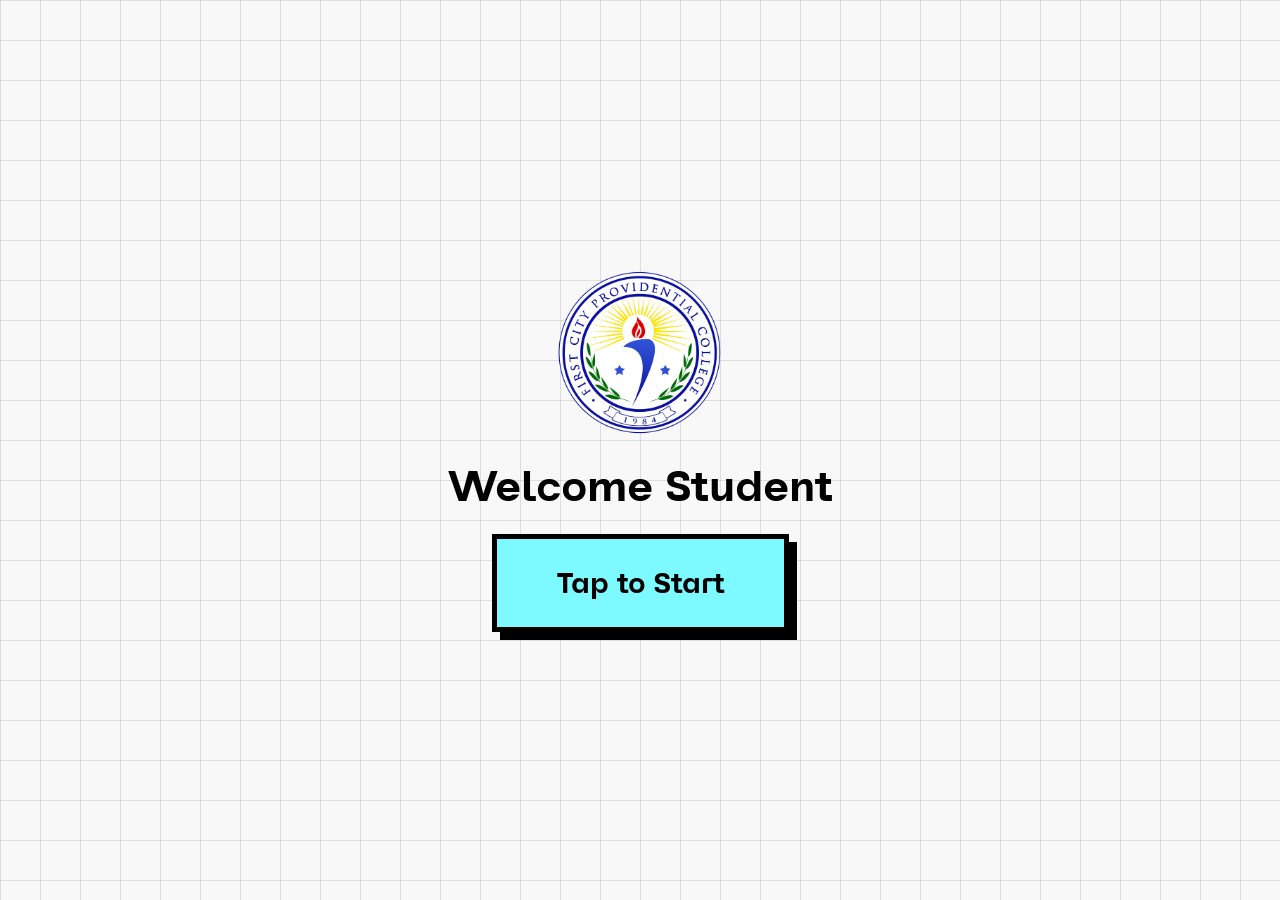
<file: index.html>
<!DOCTYPE html>
<html lang="en">
    <head>
        <meta charset="UTF-8">
        <meta name="viewport" content="width=device-width, initial-scale=1.0">
        <title>FCPC | School Kiosk</title>
        <link rel="stylesheet" href="Assets/CSS/main.css">
        <link rel="icon" type="image/ico" href="favicon.ico">
        <script defer src="/Assets/JS/main.js"></script>
    </head>
    <body>
        <!-- ============= LOADER ============= -->
        <div id="loader">Loading...</div>
        <!-- ============= MAIN CONTENT ============= -->
        <div class="container hero page">

            <!-- FCPC Logo -->
            <img src="/Assets/Images/FCPC Logo - Badge.png" alt="FCPC Logo">

            <h1>Welcome Student</h1>
            <button class="start-btn" onclick="location.href='menu.html'">Tap to Start</button>
        </div>
    </body>
</html>
</file>
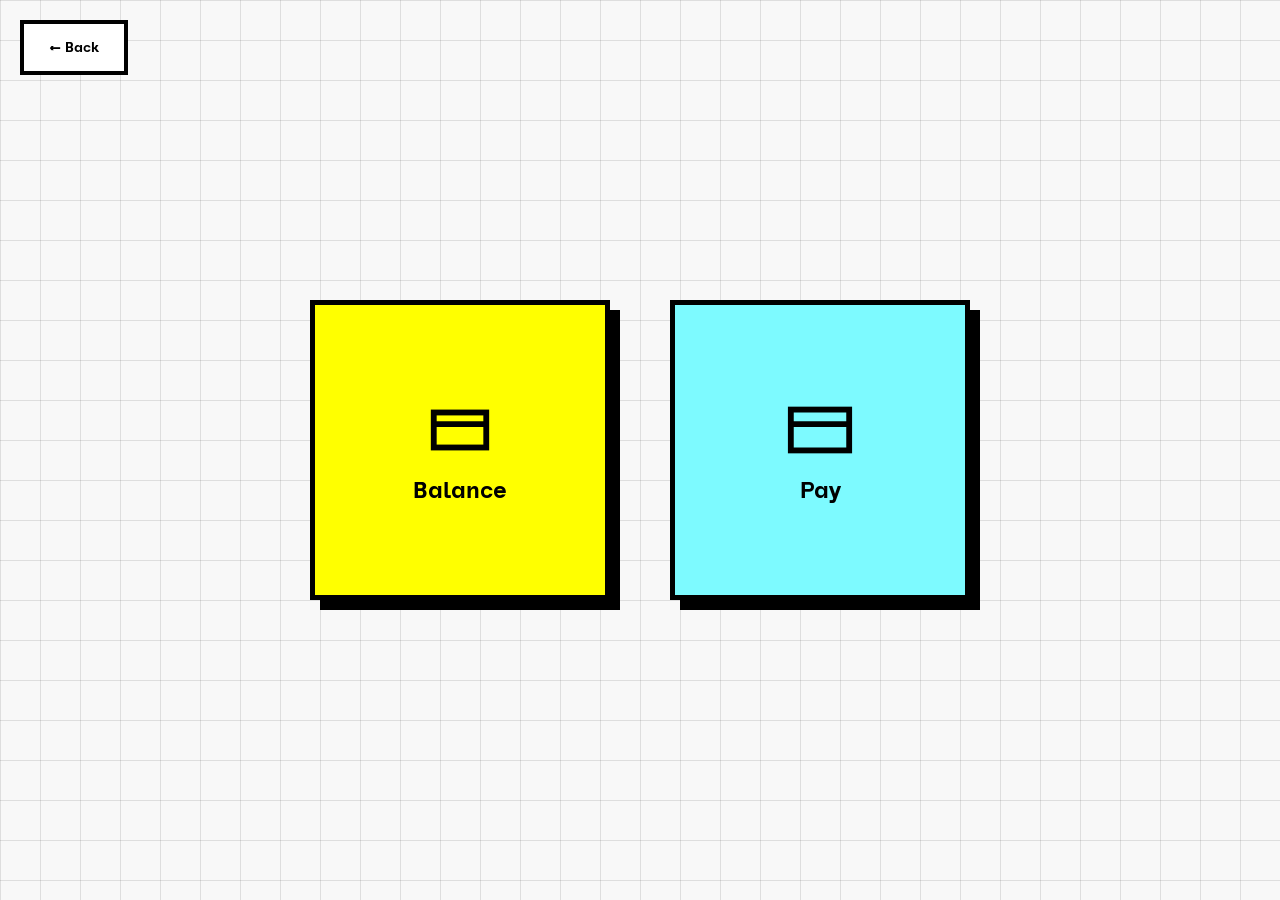
<file: cashier.html>
<!DOCTYPE html>
<html lang="en">
    <head>
        <meta charset="UTF-8">
        <meta name="viewport" content="width=device-width, initial-scale=1.0">
        <title>FCPC | Cashier</title>
        <link rel="stylesheet" href="Assets/CSS/cashier.css">
        <script defer src="/Assets/JS/cashier.js"></script>
    </head>
    <body>
        <!-- ============= LOADER ============= -->
        <div id="loader">Loading...</div>

        <!-- ============= BACK BUTTON ============= -->
        <button class="back-btn" onclick="location.href='menu.html'">← Back</button>

        <!-- ============= MAIN CONTENT ============= -->
        <div class="container">
            <div class="grid">

                <!-- Balance -->
                <button class="tile" data-modal="balanceModal">
                    <svg viewBox="0 0 24 24" fill="none" stroke="black" stroke-width="2">
                        <rect x="3" y="6" width="18" height="12"/>
                        <line x1="3" y1="10" x2="21" y2="10"/>
                    </svg>
                    <span>Balance</span>
                </button>

                <!-- Pay -->
                <button class="tile" data-modal="payModal">
                    <svg viewBox="0 0 24 24" fill="none" stroke="black" stroke-width="2">
                        <rect x="2" y="5" width="20" height="14"/>
                        <line x1="2" y1="10" x2="22" y2="10"/>
                    </svg>
                    <span>Pay</span>
                </button>
            </div>
        </div>

        <!-- ============= MODALS ============= -->

        <!-- Balance Modal -->
        <div class="modal" id="balanceModal">
            <div class="modal-box">
                <h2>Balance</h2>
                <p>₱15,000 Remaining</p>
                <button data-close>Close</button>
            </div>
        </div>

        <!-- Pay Modal -->
        <div class="modal" id="payModal">
            <div class="modal-box">
                <h2>Payment</h2>
                <input type="number" 
                placeholder="Enter amount"
                onkeydown="return ['0','1','2','3','4','5','6','7','8','9','Backspace','Tab','Delete','ArrowLeft','ArrowRight','.'].includes(event.key)">
                <button>Submit</button>
                <button data-close>Cancel</button>
            </div>
        </div>
    </body>
</html>
</file>
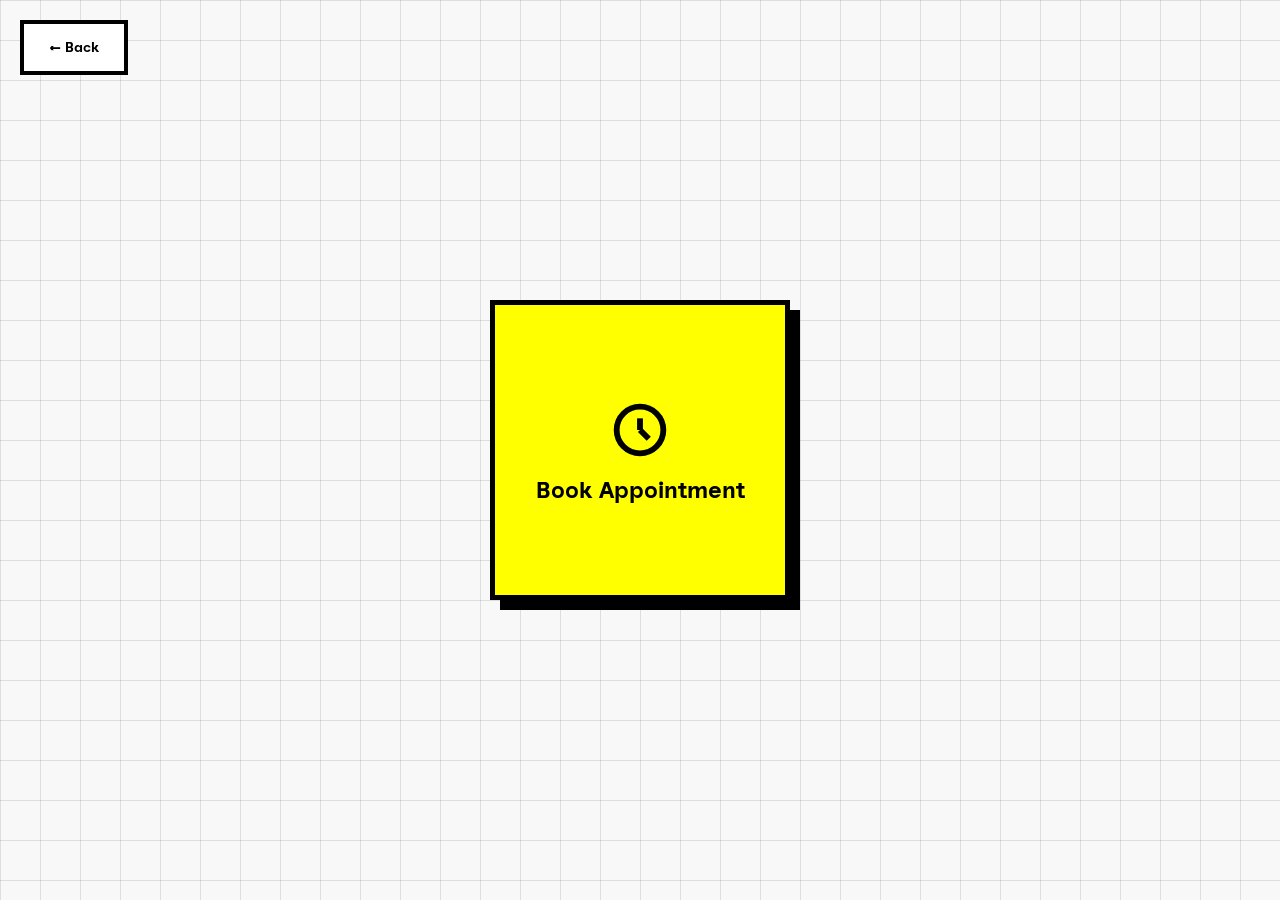
<file: dean.html>
<!DOCTYPE html>
<html lang="en">
    <head>
        <meta charset="UTF-8">
        <meta name="viewport" content="width=device-width, initial-scale=1.0">
        <title>FCPC | Dean's Office</title>
        <link rel="stylesheet" href="Assets/CSS/dean.css">
        <script defer src="Assets/JS/dean.js"></script>
    </head>
    <body>
        <!-- ============= LOADER ============= -->
        <div id="loader">Loading...</div>

        <!-- ============= BACK BUTTON ============= -->
        <button class="back-btn" onclick="location.href='menu.html'">← Back</button>

        <!-- ============= MAIN CONTENT ============= -->
        <div class="container">

            <!-- Appointment -->
            <button class="tile" data-modal="appointModal">
                <svg viewBox="0 0 24 24" fill="none" stroke="black" stroke-width="2">
                    <circle cx="12" cy="12" r="8"/>
                    <line x1="12" y1="8" x2="12" y2="12"/>
                    <line x1="12" y1="12" x2="15" y2="15"/>
                </svg>
                <span>Book Appointment</span>
            </button>
        </div>

        <!-- ============= MODAL ============= -->
        <div class="modal" id="appointModal">
            <div class="modal-box">
                <h2>Book Appointment</h2>

                <!-- Inputs -->
                <input type="text" placeholder="Full Name">
                <input type="email" placeholder="Email Address">
                <input type="tel" id="phoneInput" inputmode="numeric" maxlength="11" placeholder="Phone Number">

                <!-- Select Office -->
                <select>
                    <option selected disabled>Select Office</option>
                    <option>Dean of College of Accountancy</option>
                    <option>Dean of College of Allied Medical Sciences</option>
                    <option>Dean of College of Arts and Sciences</option>
                    <option>Dean of College of Business Management</option>
                    <option>Dean of College of Computer Studies</option>
                    <option>Dean of College of Criminal Justice</option>
                    <option>Dean of College of Education</option>
                    <option>Dean of College of Engineering</option>
                    <option>Student Discipline Office</option>
                </select>
                <input type="date" id="appointDate" aria-label="Select Appointment Date">

                <!-- Select Time -->
                <select>
                    <option selected disabled>Select Time</option>
                    <option>9:00 AM</option>
                    <option>11:00 AM</option>
                    <option>2:00 PM</option>
                </select>
                <button>Confirm Booking</button>
                <button data-close>Cancel</button>
            </div>
        </div>
    </body>
</html>
</file>
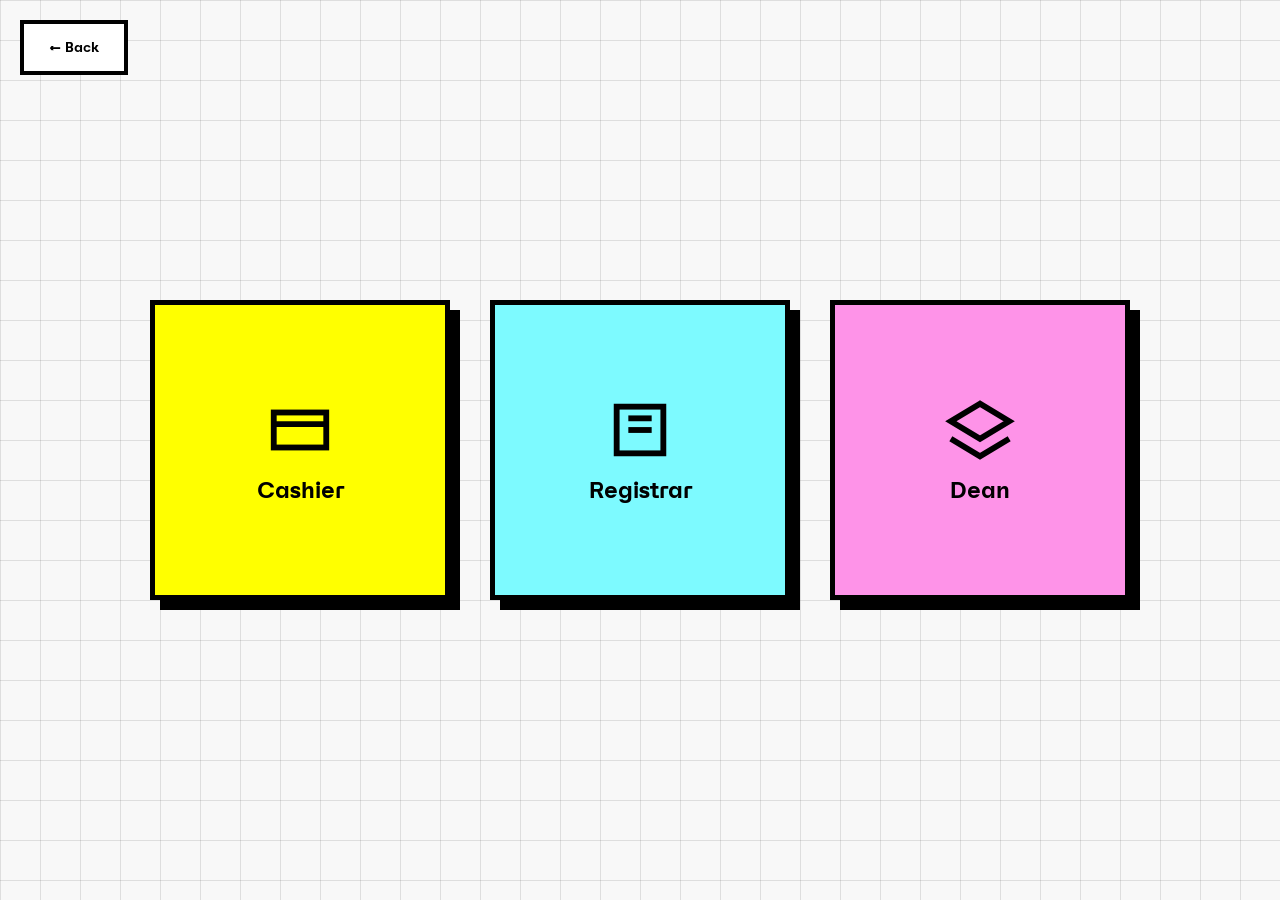
<file: menu.html>
<!DOCTYPE html>
<html lang="en">
    <head>
        <meta charset="UTF-8">
        <meta name="viewport" content="width=device-width, initial-scale=1.0">
        <title>FCPC | Kiosk Menu</title>
        <link rel="stylesheet" href="Assets/CSS/menu.css">
        <script defer src="/Assets/JS/menu.js"></script>
    </head>
    <body>
        <!-- ============= LOADER ============= -->
        <div id="loader">Loading...</div>

        <!-- ============= BACK BUTTON ============= -->
        <button class="back-btn" onclick="location.href='index.html'">← Back</button>

        <!-- ============= MAIN CONTENT ============= -->
        <div class="container">
            <div class="grid">

                <!-- Cashier -->
                <button class="tile" onclick="location.href='cashier.html'">
                    <svg viewBox="0 0 24 24" fill="none" stroke="black" stroke-width="2">
                        <rect x="3" y="6" width="18" height="12"/>
                        <line x1="3" y1="10" x2="21" y2="10"/>
                    </svg>
                    <span>Cashier</span>
                </button>

                <!-- Registrar -->
                <button class="tile" onclick="location.href='registrar.html'">
                    <svg viewBox="0 0 24 24" fill="none" stroke="black" stroke-width="2">
                        <rect x="4" y="4" width="16" height="16"/>
                        <line x1="8" y1="8" x2="16" y2="8"/>
                        <line x1="8" y1="12" x2="16" y2="12"/>
                    </svg>
                    <span>Registrar</span>
                </button>

                <!-- Dean -->
                <button class="tile" onclick="location.href='dean.html'">
                    <svg viewBox="0 0 24 24" fill="none" stroke="black" stroke-width="2">
                        <path d="M12 3L2 9l10 6 10-6-10-6z"/>
                        <path d="M2 15l10 6 10-6"/>
                    </svg>
                    <span>Dean</span>
                </button>
            </div>
        </div>
    </body>
</html>
</file>
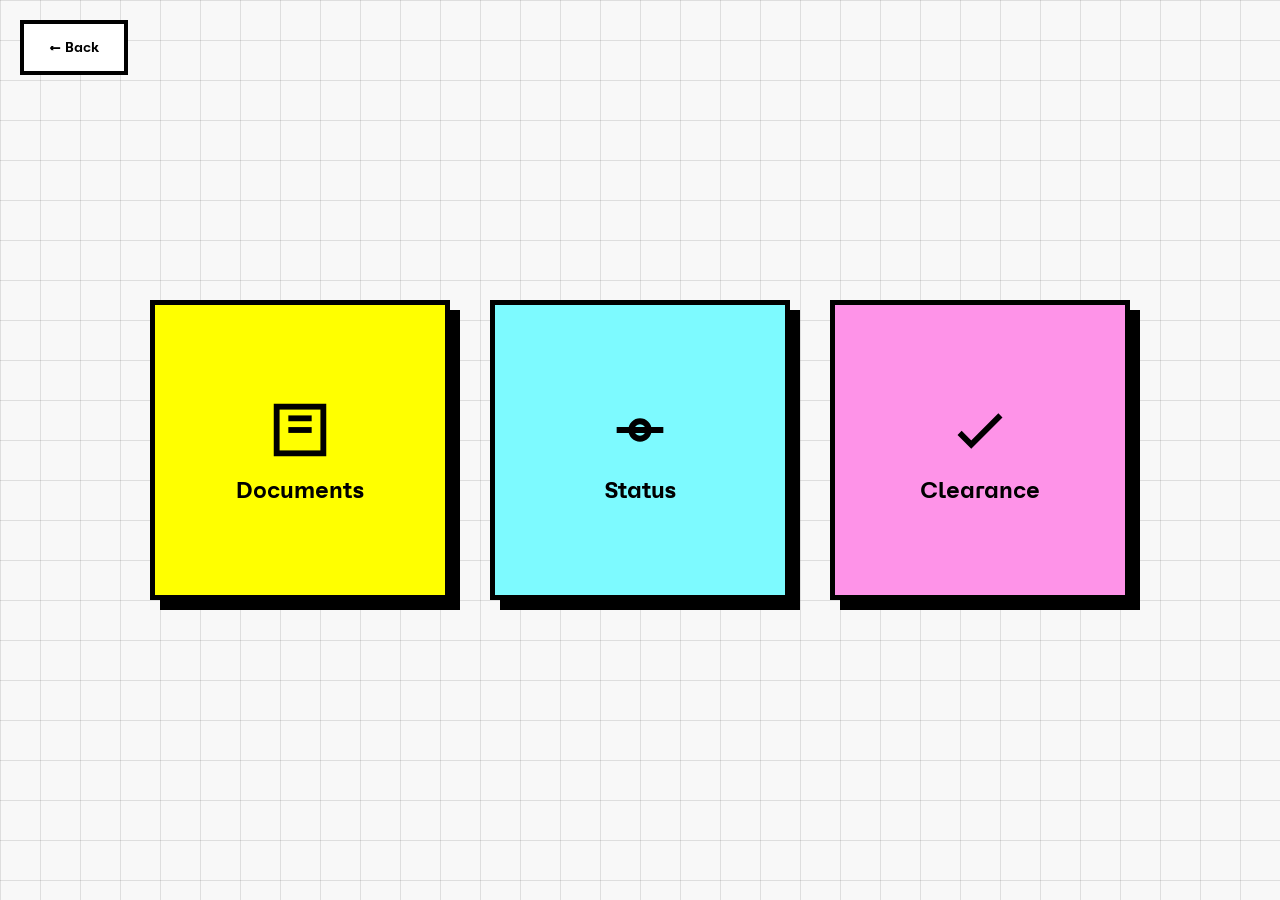
<file: registrar.html>
<!DOCTYPE html>
<html lang="en">
    <head>
        <meta charset="UTF-8">
        <meta name="viewport" content="width=device-width, initial-scale=1.0">
        <title>FCPC | Registrar</title>
        <link rel="stylesheet" href="Assets/CSS/registrar.css">
        <script defer src="Assets/JS/registrar.js"></script>
    </head>
    <body>

        <!-- ============= LOADER ============= -->
        <div id="loader">Loading...</div>

        <!-- ============= BACK BUTTON ============= -->
        <button class="back-btn" onclick="location.href='menu.html'">← Back</button>

        <!-- ============= MAIN CONTENT ============= -->
        <div class="container">
            <div class="grid">

                <!-- Documents -->
                <button class="tile" data-modal="docModal">
                    <svg viewBox="0 0 24 24" fill="none" stroke="black" stroke-width="2">
                        <rect x="4" y="4" width="16" height="16"/>
                        <line x1="8" y1="8" x2="16" y2="8"/>
                        <line x1="8" y1="12" x2="16" y2="12"/>
                    </svg>
                    <span>Documents</span>
                </button>

                <!-- Status -->
                <button class="tile" data-modal="statusModal">
                    <svg viewBox="0 0 24 24" fill="none" stroke="black" stroke-width="2">
                        <line x1="4" y1="12" x2="20" y2="12"/>
                        <circle cx="12" cy="12" r="3"/>
                    </svg>
                    <span>Status</span>
                </button>

                <!-- Clearance -->
                <button class="tile" data-modal="clearModal">
                    <svg viewBox="0 0 24 24" fill="none" stroke="black" stroke-width="2">
                        <path d="M5 13l4 4L19 7"/>
                    </svg>
                    <span>Clearance</span>
                </button>
            </div>
        </div>

        <!-- ================= MODALS ================= -->

        <!-- Documents Modal -->
        <div class="modal" id="docModal">
            <div class="modal-box">
                <h2>Request Document</h2>
                <select>
                    <option>Transcript of Records</option>
                    <option>Certificate of Enrollment</option>
                    <option>Good Moral</option>
                </select>
                <button>Submit Request</button>
                <button data-close>Cancel</button>
            </div>
        </div>

        <!-- Status Modal -->
        <div class="modal" id="statusModal">
            <div class="modal-box">
                <h2>Enrollment Status</h2>
                <select>
                    <option>1st Semester</option>
                    <option>2nd Semester</option>
                </select>
                <button>Check Status</button>
                <button data-close>Close</button>
            </div>
        </div>

        <!-- Clearance Modal -->
        <div class="modal" id="clearModal">
            <div class="modal-box">
                <h2>Clearance</h2>
                <select>
                    <option>Prelims</option>
                    <option>Midterms</option>
                    <option>Finals</option>
                </select>
                <button>View Clearance</button>
                <button data-close>Close</button>
            </div>
        </div>
    </body>
</html>
</file>
<file: Assets/CSS/main.css>
/* ================= GLOBAL STYLES ================= */

/* Colors */
:root {
    --bg: #f8f8f8;
    --blue: #7DFAFF;
    --yellow: #FFFF00;
    --pink: #fe93e8;
    --darkpink: #ca6180;
    --border: #000;
}

@font-face {
    font-family: 'Reflow';
    src: url('/Assets/Fonts/Reflow.ttf') format(truetype);
    font-style: normal;
    overflow-x: hidden;
}

/* ================= RESET ================= */
* {
    margin: 0;
    padding: 0;
    box-sizing: border-box;
}

body {
    font-family: 'Reflow', sans-serif;
    color: black;
    background: var(--bg);
    overflow: hidden;
}

/* ================= BACKGROUND ANIMATION ================= */
body::before {
    content: "";
    position: fixed;
    inset: 0;
    z-index: -1;

    background-image:
        linear-gradient(rgba(0,0,0,0.1) 1px, transparent 1px),
        linear-gradient(90deg, rgba(0,0,0,0.1) 1px, transparent 1px);

    background-size: 40px 40px;
    animation: moveGrid 4s linear infinite;
}

@keyframes moveGrid {
    from { background-position: 0 0; }
    to { background-position: 40px 40px; }
}

/* ================= LOADER ================= */
#loader {
    position: fixed;
    inset: 0;
    background: var(--bg);
    display: flex;
    justify-content: center;
    align-items: center;
    font-size: 24px;
    z-index: 999;
}

#loader.hide {
    opacity: 0;
    pointer-events: none;
    transition: 0.4s;
}

.container {
    min-height: 100vh;
    display: flex;
    justify-content: center;
    align-items: center;
    flex-direction: column;
}

/* ================= HERO SECTION ================= */
.hero img {
    width: 180px;
    border: 0px solid black;
    margin-bottom: 20px;
}

.hero h1 {
    font-size: 42px;
    margin-bottom: 20px;
    text-align: center;
}

/* Start Button */
.start-btn {
    padding: 25px 60px;
    font-size: 28px;
    background: var(--blue);
    font-family: 'Reflow', sans-serif;
    border: 5px solid black;
    box-shadow: 8px 8px 0 black;
    cursor: pointer;
    transition: 0.15s;
}

.start-btn:hover {
    transform: translate(-6px, -6px);
    box-shadow: 10px 10px 0 var(--border);
}

/* ================= RESPONSIVE FIXES ================= */

/* TABLETS */
@media (max-width: 1024px) {
    .hero {
        transform: scale(0.9);
    }
}

/* MOBILE */
@media (max-width: 768px) {
    .hero {
        flex-direction: column !important;
        transform: scale(0.8);
    }
}

/* SMALL PHONES */
@media (max-width: 480px) {
    .hero {
        transform: scale(0.65);
    }
}
</file>
<file: Assets/CSS/cashier.css>
@import url('menu.css');

.tile {
    aspect-ratio: 1 / 1;
}

/* Grid Overide */
.grid {
    align-items: center;
    gap: 60px;
}

/* ================= MODALS ================= */
.modal {
    position: fixed;
    inset: 0;

    background: rgba(0,0,0,0.3);

    display: flex;
    justify-content: center;
    align-items: center;

    opacity: 0;
    pointer-events: none;

    transition: opacity 0.25s ease;
}

.modal.active {
    opacity: 1;
    pointer-events: all;
}


/* Modal Box */
.modal-box {
    background: white;
    border: 5px solid black;

    padding: 35px;
    width: 90%;
    max-width: 480px;

    box-shadow: 10px 10px 0 black;

    display: flex;
    flex-direction: column;
    gap: 14px;

    /* Animation */
    transform: scale(0.7);
    opacity: 0;

    transition:
        transform 0.25s ease,
        opacity 0.25s ease;
}

/* Open Animation */
.modal.active .modal-box {
    transform: scale(1);
    opacity: 1;
}

/* ================= BUTTONS ================= */
.modal-box button {
    width: 100%;
    padding: 14px;
    border: 4px solid black;
    background: var(--blue);
    font-weight: bold;
    font-family: 'Reflow', sans-serif;
    cursor: pointer;

    box-shadow: 6px 6px 0 black;
    transition: 0.15s;
}

/* Hover Animation */
.modal-box button:hover {
    transform: translate(-3px, -3px);
    box-shadow: 9px 9px 0 black;
}

/* Press Animation */
.modal-box button:active {
    transform: translate(4px, 4px);
    box-shadow: 2px 2px 0 black;
}

/* Cancel Button */
.modal-box button[data-close] {
    background: var(--pink);
}

/* ================= AMOUNT INPUT ================= */
.modal-box input[type="number"] {
    width: 100%;
    padding: 14px;
    border: 4px solid black;
    background: var(--yellow);
    font-weight: bold;

    box-shadow: 5px 5px 0 black;
    transition: 0.15s;
}

/* Hover Animation */
.modal-box input[type="number"]:hover {
    transform: translate(-2px, -2px);
    box-shadow: 7px 7px 0 black;
}

/* Focus Animation */
.modal-box input[type="number"]:focus {
    outline: none;
    transform: translate(-4px, -4px);
    box-shadow: 9px 9px 0 black;
}

/* Active Animation */
.modal-box input[type="number"]:active {
    transform: translate(2px, 2px);
    box-shadow: 3px 3px 0 black;
}


/* Spinner Removal */
input::-webkit-outer-spin-button,
input::-webkit-inner-spin-button {
  -webkit-appearance: none;
  margin: 0;
}

/* ================= MOBILE MODAL FIX ================= */

@media (max-width: 768px) {
    .modal-box {
        width: 85%;
        max-width: 320px;
        padding: 22px;
    }

    .modal-box h2 {
        font-size: 20px;
    }

    .modal-box button,
    .modal-box input,
    .modal-box select {
        padding: 12px;
        font-size: 14px;
    }
}
</file>
<file: Assets/CSS/dean.css>
@import url('menu.css');

.container {
    min-height: 100vh;
    display: flex;
    justify-content: center;
    align-items: center;
}

.tile {
    aspect-ratio: 1 / 1;
    font-family: 'Reflow', sans-serif;
}

/* ================= MODAL ================= */
.modal {
    position: fixed;
    inset: 0;

    background: rgba(0,0,0,0.3);

    display: flex;
    justify-content: center;
    align-items: center;

    opacity: 0;
    pointer-events: none;

    transition: opacity 0.25s ease;
}

.modal.active {
    opacity: 1;
    pointer-events: all;
}

/* Modal Box */
.modal-box {
    background: white;
    border: 5px solid black;

    padding: 35px;
    width: 90%;
    max-width: 480px;

    box-shadow: 10px 10px 0 black;

    display: flex;
    flex-direction: column;
    gap: 14px;

    /* Animation */
    transform: scale(0.7);
    opacity: 0;

    transition:
        transform 0.25s ease,
        opacity 0.25s ease;
}

/* Open Animation */
.modal.active .modal-box {
    transform: scale(1);
    opacity: 1;
}

.modal-box h2 {
    margin-bottom: 5px;
}

/* ================= DATE INPUT ================= */
input[type="date"] {
    width: 100%;
    padding: 14px;

    border: 4px solid black;
    background: var(--yellow);

    font-weight: bold;
    font-family: 'Reflow', sans-serif;

    cursor: pointer;

    box-shadow: 5px 5px 0 black;
    transition: 0.15s;

    color: black;

    appearance: none;
    -webkit-appearance: none;

    position: relative;
}

input[type="date"]::-webkit-calendar-picker-indicator {
    opacity: 1;
    cursor: pointer;

    position: absolute;
    right: 14px;

    transform: scale(1.3);
}

/* Hover Animation */
input[type="date"]:hover {
    transform: translate(-2px, -2px);
    box-shadow: 7px 7px 0 black;
}

/* Active Animation */
input[type="date"]:active {
    transform: translate(2px, 2px);
    box-shadow: 3px 3px 0 black;
}

/* Focus Animation */
input[type="date"]:focus {
    outline: none;

    transform: translate(-4px, -4px);
    box-shadow: 9px 9px 0 black;
}

/* ================= SELECT ================= */
select {
    width: 100%;
    padding: 14px 50px 14px 14px;

    border: 4px solid black;
    background: var(--yellow);

    font-weight: bold;
    cursor: pointer;

    box-shadow: 5px 5px 0 black;
    transition: 0.15s;

    appearance: none;
    -webkit-appearance: none;
    -moz-appearance: none;

    /* Custom Arrow */
    background-image: url("data:image/svg+xml,%3Csvg viewBox='0 0 24 24' xmlns='http://www.w3.org/2000/svg' fill='none' stroke='black' stroke-width='3'%3E%3Cpolyline points='6 9 12 15 18 9'/%3E%3C/svg%3E");
    background-repeat: no-repeat;
    background-position: right 12px center;
    background-size: 20px;
}

/* Hover Animation */
select:hover {
    transform: translate(-2px, -2px);
    box-shadow: 7px 7px 0 black;
}

/* Press Animation */
select:active {
    transform: translate(2px, 2px);
    box-shadow: 3px 3px 0 black;
}

/* Press Animation */
select:focus {
    outline: none;
    transform: translate(-4px, -4px);
    box-shadow: 9px 9px 0 black;
}

/* ================= INPUT ================= */
.modal-box input {
    width: 100%;
    padding: 14px;

    border: 4px solid black;
    background: var(--yellow);

    font-family: 'Reflow', sans-serif;
    font-size: 16px;
    font-weight: bold;

    box-shadow: 5px 5px 0 black;

    transition: 0.15s;
}

/* Hover Animation */
.modal-box input:hover {
    transform: translate(-2px, -2px);
    box-shadow: 7px 7px 0 black;
}

/* Focus Animation */
.modal-box input:focus {
    outline: none;
    transform: translate(-4px, -4px);
    box-shadow: 9px 9px 0 black;
}

/* Active Animation */
.modal-box input:active {
    transform: translate(2px, 2px);
    box-shadow: 3px 3px 0 black;
}

/* ================= BUTTONS ================= */
.modal-box button {
    width: 100%;
    padding: 14px;
    border: 4px solid black;
    background: var(--blue);
    font-weight: bold;
    font-family: 'Reflow', sans-serif;
    cursor: pointer;

    box-shadow: 6px 6px 0 black;
    transition: 0.15s;
}

/* Hover Animation */
.modal-box button:hover {
    transform: translate(-3px, -3px);
    box-shadow: 9px 9px 0 black;
}

/* Press Animation */
.modal-box button:active {
    transform: translate(4px, 4px);
    box-shadow: 2px 2px 0 black;
}

/* Cancel Button */
.modal-box button[data-close] {
    background: var(--pink);
}

.modal-box select {
    font-weight: bold;
    font-family: 'Reflow', sans-serif;
}

/* ================= MOBILE MODAL FIX ================= */

@media (max-width: 768px) {
    .modal-box {
        width: 85%;
        max-width: 320px;
        padding: 22px;
    }

    .modal-box h2 {
        font-size: 20px;
    }

    .modal-box button,
    .modal-box input,
    .modal-box select {
        padding: 12px;
        font-size: 14px;
    }

    input[type="date"] {
        min-height: 55px;
    }

    input[type="date"]::-webkit-calendar-picker-indicator {
        transform: scale(1.5);
    }
}
</file>
<file: Assets/CSS/menu.css>
@import url('main.css');

/* ================= CONTAINER ================= */
.container {
    min-height: 100vh;
    display: flex;
    justify-content: center;
    align-items: center;
}

/* Grid */
.grid {
    display: flex;
    justify-content: center;
    align-items: center;
    gap: 40px;
    flex-wrap: wrap;
    width: 80%;
}

/* ================= TILES ================= */
.tile {
    width: 300px;
    height: 300px;

    border: 5px solid var(--border);
    background: var(--yellow);
    font-family: 'Reflow', sans-serif;

    display: flex;
    flex-direction: column;
    justify-content: center;
    align-items: center;
    cursor: pointer;

    box-shadow: 10px 10px 0 var(--border);
    transition: 0.15s;
}

.tile:nth-child(2) { background: var(--blue); }
.tile:nth-child(3) { background: var(--pink); }

.tile:hover {
    transform: translate(-6px, -6px);
    box-shadow: 14px 14px 0 var(--border);
}

.tile:active {
    transform: translate(6px, 6px);
    box-shadow: 4px 4px 0 var(--border);
}

.tile svg {
    width: 70px;
    margin-bottom: 10px;
}

.tile span {
    font-size: 22px;
}

/* ================= BACK BUTTON ================= */
.back-btn {
    font-family: 'Reflow', sans-serif;
    position: absolute;
    top: 20px;
    left: 20px;
    padding: 15px 25px;
    border: 4px solid black;
    background: white;
    cursor: pointer;
    transition: 0.2s;
}

.back-btn:hover {
    background: var(--darkpink);
    color: white;
    transform: translate(-6px, -6px) rotate(-4deg);
    box-shadow: 6px 6px 0 black;
}

/* ================= RESPONSIVE ================= */

/* Tablets */
@media (max-width: 1024px) {
    .grid {
        gap: 25px;
    }
}

/* Mobile */
@media (max-width: 768px) {
    .grid {
        flex-direction: column; 
        gap: 18px;
        width: 100%;
        align-items: center; 
    }

    .tile {
        width: 220px;
        height: 220px;
    }

    .tile svg {
        width: 50px;
    }

    .tile span {
        font-size: 16px;
    }

    .back-btn {
        font-size: 0;
        padding: 14px 18px;
    }

    .back-btn::before {
        content: "←";
        font-size: 20px;
    }
}

/* Small Phones */
@media (max-width: 480px) {
    .tile {
        width: 180px;
        height: 180px;
        border-width: 4px;
        box-shadow: 6px 6px 0 var(--border);
    }

    .tile svg {
        width: 42px;
    }

    .tile span {
        font-size: 14px;
    }
}
</file>
<file: Assets/CSS/registrar.css>
@import url('menu.css');

/* ================= MODALS ================= */
.modal {
    position: fixed;
    inset: 0;

    background: rgba(0,0,0,0.3);

    display: flex;
    justify-content: center;
    align-items: center;

    opacity: 0;
    pointer-events: none;

    transition: opacity 0.25s ease;
}

.modal.active {
    opacity: 1;
    pointer-events: all;
}

/* Modal Box */
.modal-box {
    background: white;
    border: 5px solid black;

    padding: 35px;
    width: 90%;
    max-width: 480px;

    box-shadow: 10px 10px 0 black;

    display: flex;
    flex-direction: column;
    gap: 14px;

    /* Animation */
    transform: scale(0.7);
    opacity: 0;

    transition:
        transform 0.25s ease,
        opacity 0.25s ease;
}

/* Open Animation */
.modal.active .modal-box {
    transform: scale(1);
    opacity: 1;
}

.modal-box h2 {
    margin-bottom: 5px;
}

/* ================= SELECT ================= */
select {
    width: 100%;
    padding: 14px 50px 14px 14px;

    border: 4px solid black;
    background: var(--yellow);

    font-weight: bold;
    cursor: pointer;

    box-shadow: 5px 5px 0 black;
    transition: 0.15s;

    appearance: none;
    -webkit-appearance: none;
    -moz-appearance: none;

    /* Custom Arrow */
    background-image: url("data:image/svg+xml,%3Csvg viewBox='0 0 24 24' xmlns='http://www.w3.org/2000/svg' fill='none' stroke='black' stroke-width='3'%3E%3Cpolyline points='6 9 12 15 18 9'/%3E%3C/svg%3E");
    background-repeat: no-repeat;
    background-position: right 12px center;
    background-size: 20px;
}

/* Hover Animation */
select:hover {
    transform: translate(-2px, -2px);
    box-shadow: 7px 7px 0 black;
}

/* Active Animation */
select:active {
    transform: translate(2px, 2px);
    box-shadow: 3px 3px 0 black;
}

/* Focus Animation */
select:focus {
    outline: none;
    transform: translate(-4px, -4px);
    box-shadow: 9px 9px 0 black;
}

/* ================= INPUT ================= */
input {
    width: 100%;
    padding: 14px;
    border: 4px solid black;
    box-shadow: 5px 5px 0 black;
}

/* ================= BUTTONS ================= */
.modal-box button {
    width: 100%;
    padding: 14px;
    border: 4px solid black;
    background: var(--blue);
    font-weight: bold;
    font-family: 'Reflow', sans-serif;
    cursor: pointer;

    box-shadow: 6px 6px 0 black;
    transition: 0.15s;
}

/* Hover Animation */
.modal-box button:hover {
    transform: translate(-3px, -3px);
    box-shadow: 9px 9px 0 black;
}

/* Press Animation */
.modal-box button:active {
    transform: translate(4px, 4px);
    box-shadow: 2px 2px 0 black;
}

/* Cancel Button */
.modal-box button[data-close] {
    background: var(--pink);
}

.modal-box select {
    font-weight: bold;
    font-family: 'Reflow', sans-serif;
}

/* ================= MOBILE MODAL FIX ================= */

@media (max-width: 768px) {
    .modal-box {
        width: 85%;
        max-width: 320px;
        padding: 22px;
    }

    .modal-box h2 {
        font-size: 20px;
    }

    .modal-box button,
    .modal-box input,
    .modal-box select {
        padding: 12px;
        font-size: 14px;
    }
}
</file>
